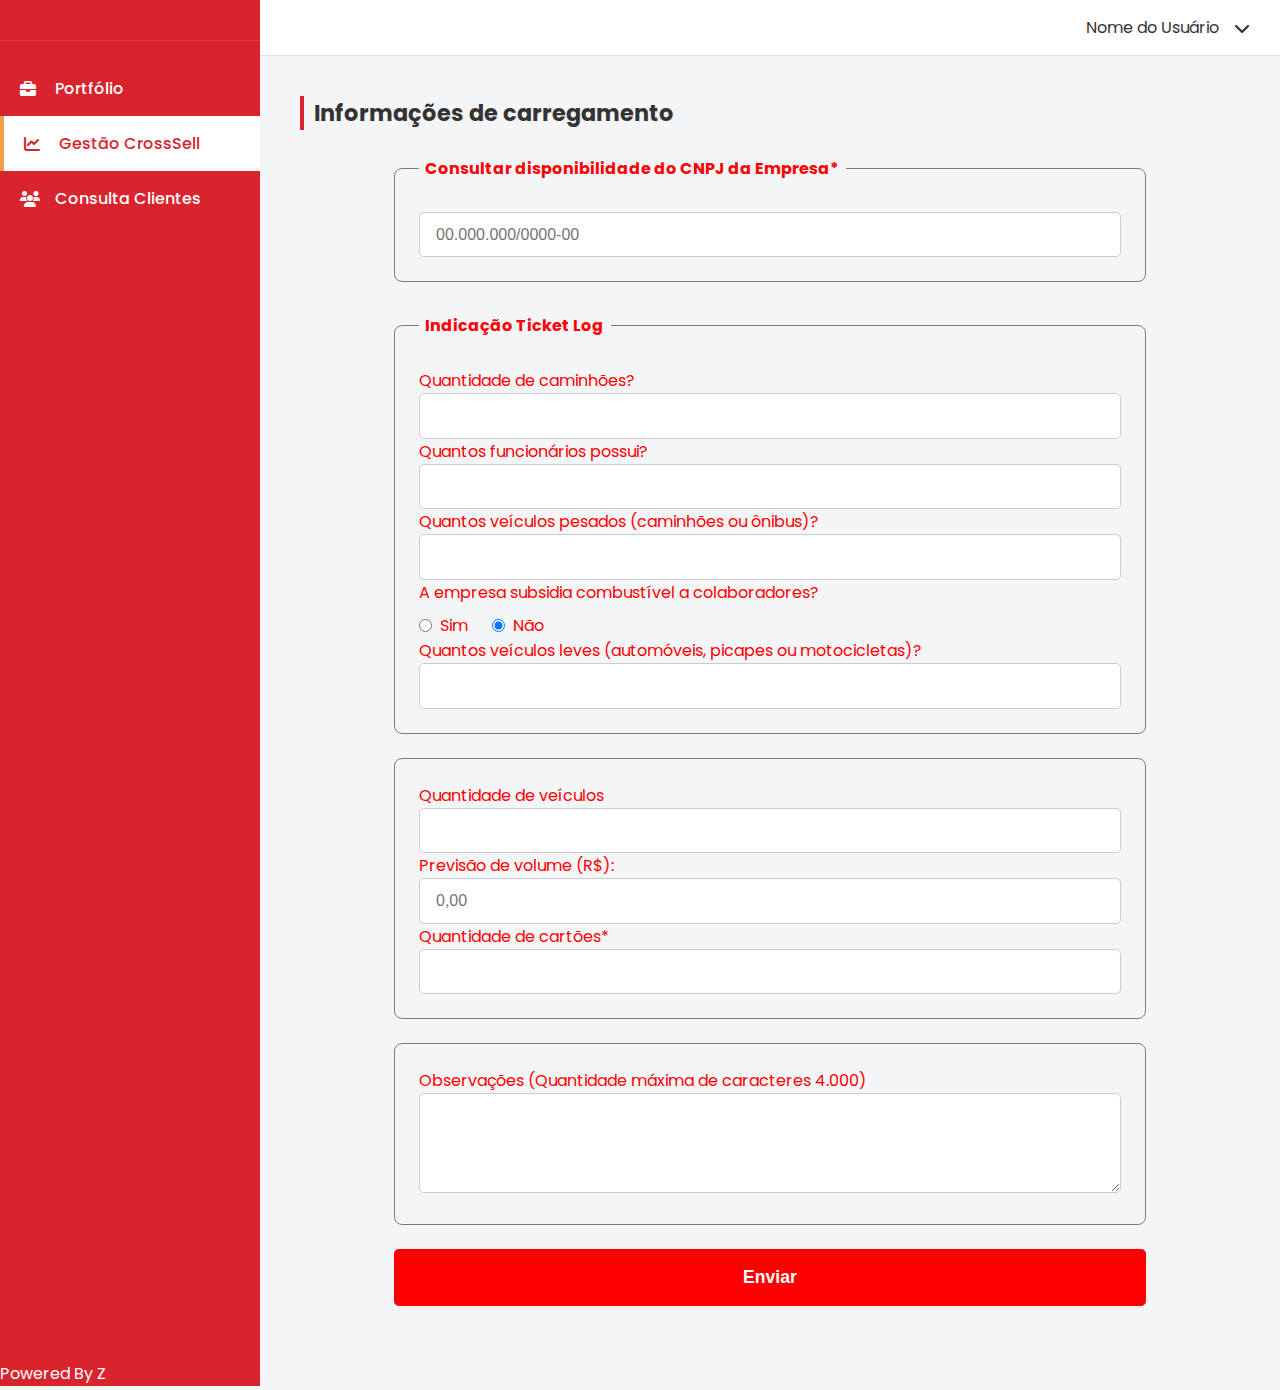
<file: carregamento.html>
<!DOCTYPE html>
<html lang="pt-br">

<head>
    <meta charset="UTF-8">
    <meta name="viewport" content="width=device-width, initial-scale=1.0">
    <title>Indicação</title>

    <!-- External Stylesheets -->
    <link rel="stylesheet" href="Território.css">
    <link rel="stylesheet" href="indicacao.css">

    <!-- Font Awesome Icons -->
    <link rel="stylesheet" href="https://cdnjs.cloudflare.com/ajax/libs/font-awesome/6.5.1/css/all.min.css">
</head>

<body>

    <!-- ===================================== -->
    <!-- ====== 1. MAIN DASHBOARD CONTAINER ====== -->
    <!-- ===================================== -->
    <div class="dashboard-container">
        
        <!-- ===================================== -->
        <!-- ====== 2. SIDEBAR (LEFT MENU) ====== -->
        <!-- ===================================== -->
        <aside class="sidebar">

            <!-- Top section of the sidebar, usually for a logo -->
            <div class="sidebar-top">
                <a href="#" class="sidebar-logo">
                    <!-- Logo could be placed here -->
                </a>
            </div>

            <!-- Sidebar navigation -->
            <nav class="sidebar-nav">
                <ul>
                    <!-- Portfolio link -->
                    <li>
                        <a href="#"><i class="fas fa-briefcase"></i> Portfólio</a>
                    </li>
                    <!-- Active link (highlighted page) -->
                    <li class="active">
                        <a href="#"><i class="fas fa-chart-line"></i> Gestão CrossSell</a>
                    </li>
                    <!-- Client consultation link -->
                    <li>
                        <a href="#"><i class="fas fa-users"></i> Consulta Clientes</a>
                    </li>
                </ul>
            </nav>

            <!-- Small footer text inside the sidebar -->
            <p>Powered By Z</p>
        </aside>

        <!-- ===================================== -->
        <!-- ====== 3. MAIN WRAPPER (CONTENT) ====== -->
        <!-- ===================================== -->
        <div class="main-wrapper">

            <!-- ===================================== -->
            <!-- ====== 3.1 HEADER (TOP BAR) ====== -->
            <!-- ===================================== -->
            <header class="main-header">

                <!-- Left side: menu button (hamburger icon) -->
                <div class="header-left">
                    <i class="fas fa-bars"></i>
                </div>

                <!-- Right side: user profile dropdown -->
                <div class="header-right">
                    <div class="user-profile">
                        <p>Nome do Usuário</p>
                        <i class="fas fa-chevron-down"></i>
                    </div>
                </div>
            </header>

            <!-- ===================================== -->
            <!-- ====== 3.2 MAIN CONTENT AREA ====== -->
            <!-- ===================================== -->
            <main class="main-content">

                <!-- Section for forms -->
                <section class="form-section">
                    <h2>Informações de carregamento</h2>

                    <!-- ===================================== -->
                    <!-- ====== 4. FORM FOR COMPANY DATA ====== -->
                    <!-- ===================================== -->
                    <form class="form" id="carregamento">

                        <!-- ====== Fieldset 1: Company CNPJ ====== -->
                        <fieldset>
                            <legend>Consultar disponibilidade do CNPJ da Empresa*</legend>
                            <div class="form-group">
                                <input type="text" 
                                       name="cnpjEmpresa" 
                                       id="cnpjEmpresa" 
                                       required 
                                       placeholder="00.000.000/0000-00">
                            </div>
                        </fieldset>

                        <!-- ====== Fieldset 2: Ticket Log Indication ====== -->
                        <fieldset>
                            <legend>Indicação Ticket Log</legend>

                            <!-- Number of trucks -->
                            <div class="form-group">
                                <label for="qtdCaminhoes">Quantidade de caminhões?</label>
                                <input type="number" name="qtdCaminhoes" id="qtdCaminhoes">
                            </div>

                            <!-- Number of employees -->
                            <div class="form-group">
                                <label for="qtdFuncionarios">Quantos funcionários possui?</label>
                                <input type="number" name="qtdFuncionarios" id="qtdFuncionarios">
                            </div>

                            <!-- Heavy vehicles -->
                            <div class="form-group">
                                <label for="qtdVeiculosPesados">Quantos veículos pesados (caminhões ou ônibus)?</label>
                                <input type="number" name="qtdVeiculosPesados" id="qtdVeiculosPesados">
                            </div>

                            <!-- Fuel subsidy (radio buttons) -->
                            <div class="form-group">
                                <label>A empresa subsidia combustível a colaboradores?</label>
                                <div class="radio-group">
                                    <label for="subsidiaSim">
                                        <input type="radio" id="subsidiaSim" name="subsidiaCombustivel" value="sim">
                                        Sim
                                    </label>
                                    <label for="subsidiaNao">
                                        <input type="radio" id="subsidiaNao" name="subsidiaCombustivel" value="nao" checked>
                                        Não
                                    </label>
                                </div>
                            </div>

                            <!-- Light vehicles -->
                            <div class="form-group">
                                <label for="qtdVeiculosLeves">Quantos veículos leves (automóveis, picapes ou motocicletas)?</label>
                                <input type="number" name="qtdVeiculosLeves" id="qtdVeiculosLeves">
                            </div>
                        </fieldset>

                        <!-- ====== Fieldset 3: General Vehicle Data ====== -->
                        <fieldset>
                            <!-- Total vehicles -->
                            <div class="form-group">
                                <label for="qtdVeiculosTotal">Quantidade de veículos</label>
                                <input type="number" name="qtdVeiculosTotal" id="qtdVeiculosTotal">
                            </div>

                            <!-- Volume forecast -->
                            <div class="form-group">
                                <label for="previsaoVolume">Previsão de volume (R$):</label>
                                <input type="text" name="previsaoVolume" id="previsaoVolume" placeholder="0,00">
                            </div>

                            <!-- Number of cards -->
                            <div class="form-group">
                                <label for="qtdCartoes">Quantidade de cartões*</label>
                                <input type="number" name="qtdCartoes" id="qtdCartoes" required>
                            </div>
                        </fieldset>

                        <!-- ====== Fieldset 4: Observations ====== -->
                        <fieldset>
                            <div class="form-group">
                                <label for="observacoes">Observações (Quantidade máxima de caracteres 4.000)</label>
                                <textarea name="observacoes" id="observacoes" rows="4" maxlength="4000"></textarea>
                            </div>
                        </fieldset>

                        <!-- Submit button -->
                        <button type="submit">Enviar</button>
                    </form>
                </section>
            </main>
        </div>
    </div>
    <script src="carregamento.js"></script>
</body>
</html>
</file>
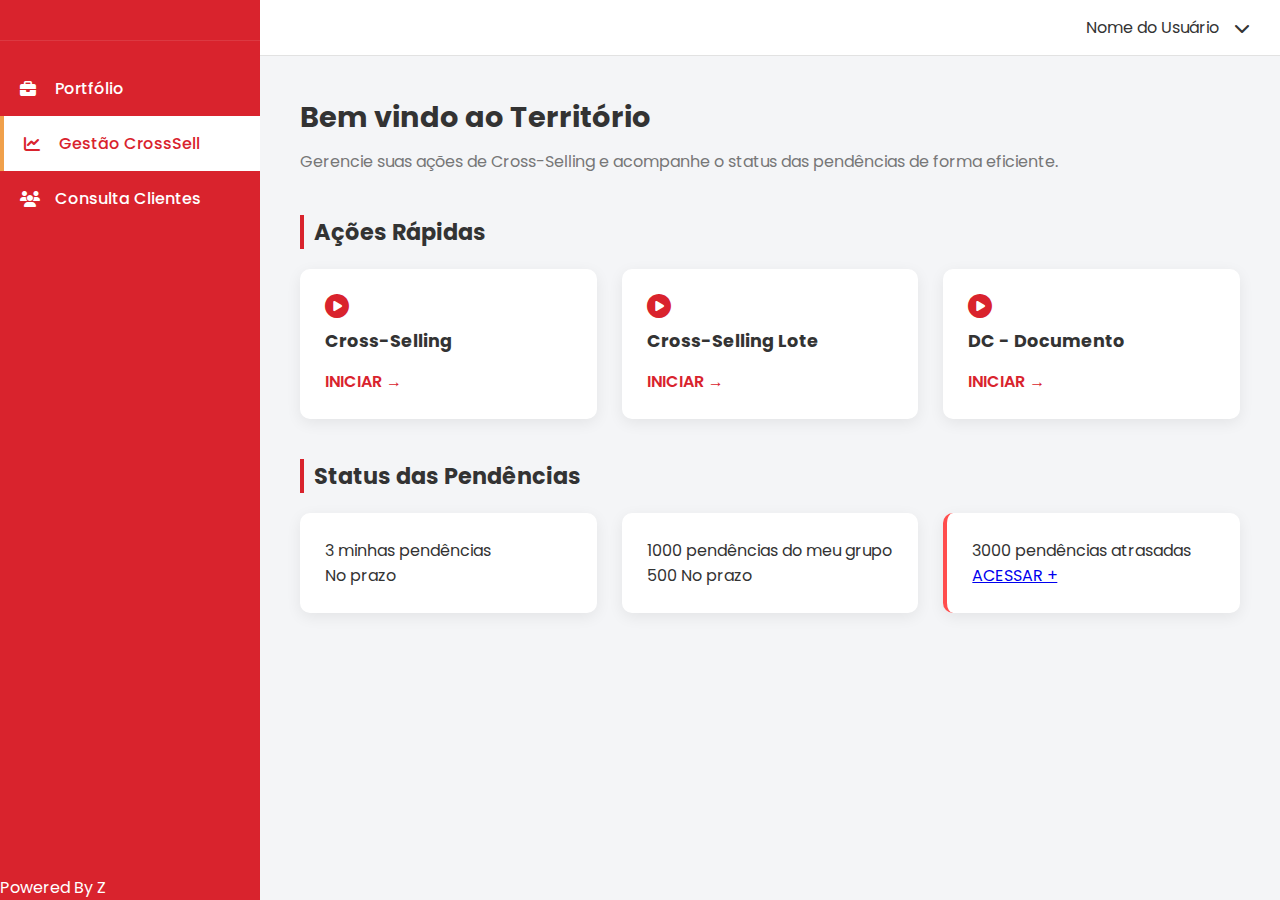
<file: Território.html>
<!DOCTYPE html>
<html lang="pt-br">

<head>
    <meta charset="UTF-8">
    <meta name="viewport" content="width=device-width, initial-scale=1.0">
    <title>Dashboard - Território</title>

    <!-- Link to main CSS file for dashboard styling -->
    <link rel="stylesheet" href="Território.css">

    <!-- Importing Font Awesome library for icons -->
    <link rel="stylesheet" href="https://cdnjs.cloudflare.com/ajax/libs/font-awesome/6.5.1/css/all.min.css">
</head>

<body>

    <!-- ===================================== -->
    <!-- ====== 1. MAIN DASHBOARD WRAPPER ====== -->
    <!-- ===================================== -->
    <div class="dashboard-container">

        <!-- ===================================== -->
        <!-- ====== 2. SIDEBAR (LEFT MENU) ====== -->
        <!-- ===================================== -->
        <aside class="sidebar">
            
            <!-- Sidebar top section (usually contains logo/branding) -->
            <div class="sidebar-top">
                <a href="#" class="sidebar-logo">
                    <!-- Placeholder for the logo image -->
                </a>
            </div>

            <!-- Sidebar navigation with list of main pages -->
            <nav class="sidebar-nav">
                <ul>
                    <!-- Portfolio menu item -->
                    <li>
                        <a href="#"><i class="fas fa-briefcase"></i> Portfólio</a>
                    </li>

                    <!-- Cross-Sell Management menu item (active state) -->
                    <li class="active">
                        <a href="#"><i class="fas fa-chart-line"></i> Gestão CrossSell</a>
                    </li>

                    <!-- Client consultation menu item -->
                    <li>
                        <a href="#"><i class="fas fa-users"></i> Consulta Clientes</a>
                    </li>
                </ul>
            </nav>

            <!-- Sidebar footer note -->
            <p>Powered By Z</p>
        </aside>

        <!-- ===================================== -->
        <!-- ====== 3. MAIN WRAPPER (CONTENT) ====== -->
        <!-- ===================================== -->
        <div class="main-wrapper">

            <!-- =============================== -->
            <!-- ====== 3.1 HEADER (TOPBAR) ====== -->
            <!-- =============================== -->
            <header class="main-header">
                <div class="header-left">
                    <!-- Icon to toggle sidebar (useful for mobile) -->
                    <i class="fas fa-bars"></i>
                </div>
                <div class="header-right">
                    <!-- User profile section with dropdown option -->
                    <div class="user-profile">
                        <p>Nome do Usuário</p>
                        <i class="fas fa-chevron-down"></i>
                    </div>
                </div>
            </header>

            <!-- ================================ -->
            <!-- ====== 3.2 MAIN CONTENT AREA ====== -->
            <!-- ================================ -->
            <main class="main-content">

                <!-- ====== Welcome Section ====== -->
                <section class="welcome-section">
                    <h1>Bem vindo ao Território</h1>
                    <p>Gerencie suas ações de Cross-Selling e acompanhe o status das pendências de forma eficiente.</p>
                </section>

                <!-- ====== Quick Actions Section ====== -->
                <section class="actions-section">
                    <h2>Ações Rápidas</h2>
                    <div class="actions-grid">

                        <!-- Card for individual Cross-Selling action -->
                        <div class="action-card">
                            <i class="fas fa-play-circle"></i>
                            <h3>Cross-Selling</h3>
                            <a href="indicacao.html">INICIAR &rarr;</a>
                        </div>

                        <!-- Card for batch Cross-Selling -->
                        <div class="action-card">
                            <i class="fas fa-play-circle"></i>
                            <h3>Cross-Selling Lote</h3>
                            <a href="#">INICIAR &rarr;</a>
                        </div>

                        <!-- Card for Document Control (DC) -->
                        <div class="action-card">
                            <i class="fas fa-play-circle"></i>
                            <h3>DC - Documento</h3>
                            <a href="#">INICIAR &rarr;</a>
                        </div>
                    </div>
                </section>

                <!-- ====== Pending Status Section ====== -->
                <section class="status-section">
                    <h2>Status das Pendências</h2>
                    <div class="status-grid">

                        <!-- User's pending tasks -->
                        <div class="status-card">
                            <p>3 minhas pendências</p>
                            <span>No prazo</span>
                        </div>

                        <!-- Group pending tasks -->
                        <div class="status-card">
                            <p>1000 pendências do meu grupo</p>
                            <span>500 No prazo</span>
                        </div>

                        <!-- Overdue tasks (highlighted as urgent) -->
                        <div class="status-card urgent">
                            <p>3000 pendências atrasadas</p>
                            <a href="#">ACESSAR +</a>
                        </div>
                    </div>
                </section>

            </main>
        </div>
    </div>

</body>
</html>
</file>
<file: Território.css>
/* ===================================== */
/* ========== 1. GLOBAL STYLES & VARIABLES ========== */
/* ===================================== */

@import url('https://fonts.googleapis.com/css2?family=Poppins:wght@400;500;600;700&display=swap');

/* Color palette and global variables */
:root {
    --cor-principal: #D9232D;             /* Primary brand color (red) */
    --cor-principal-hover: #b81c25;       /* Darker red for hover states */
    --cor-fundo: #f4f5f7;                 /* Light background color */
    --cor-borda: #e2e2e2;                 /* Border color */
    --cor-texto-principal: #333333;       /* Main text color */
    --cor-texto-secundario: #777777;      /* Secondary text color */
    --cor-branco: #FFFFFF;                /* White */
    --sombra-card: 0 4px 15px rgba(0, 0, 0, 0.07); /* Shadow for cards */
}

/* Reset spacing and set border-box for consistent sizing */
* {
    margin: 0;
    padding: 0;
    box-sizing: border-box;
}

/* General body styles */
body {
    font-family: 'Poppins', sans-serif;
    background-color: var(--cor-fundo);
    color: var(--cor-texto-principal);
}

/* ===================================== */
/* ========== 2. MAIN LAYOUT ========== */
/* ===================================== */

/* Container for the dashboard layout */
.dashboard-container {
    display: flex;
    min-height: 100vh; /* Full viewport height */
}

/* Sidebar on the left */
.sidebar {
    width: 260px;
    background-color: var(--cor-principal);
    color: var(--cor-branco);
    display: flex;
    flex-direction: column;
    flex-shrink: 0; /* Prevents shrinking when resizing */
}

/* Wrapper for the main content on the right */
.main-wrapper {
    flex-grow: 1; /* Expands to occupy all remaining space */
    display: flex;
    flex-direction: column;
}

/* ===================================== */
/* ========== 3. SIDEBAR MENU ========== */
/* ===================================== */

/* Top area of the sidebar (usually logo or brand) */
.sidebar-top {
    padding: 20px;
    border-bottom: 1px solid rgba(255, 255, 255, 0.1);
}

/* Navigation section inside the sidebar */
.sidebar-nav {
    flex-grow: 1; /* Takes up all available vertical space */
}

.sidebar-nav ul {
    list-style: none;
    padding-top: 20px;
}

/* Sidebar links */
.sidebar-nav a {
    display: flex;
    align-items: center;
    gap: 15px; /* Space between icon and text */
    padding: 15px 20px;
    color: var(--cor-branco);
    text-decoration: none;
    font-weight: 500;
    transition: background-color 0.2s ease;
}

.sidebar-nav a:hover {
    background-color: var(--cor-principal-hover);
}

/* Active state for the selected menu item */
.sidebar-nav li.active a {
    background-color: var(--cor-branco);
    color: var(--cor-principal);
    border-left: 4px solid #f0a04b; /* Accent detail for active item */
}

/* Sidebar icons size */
.sidebar-nav i {
    width: 20px; /* Ensures icons align consistently */
}

/* Footer of the sidebar */
.sidebar-footer {
    padding: 20px;
    text-align: center;
    font-size: 0.8rem;
    border-top: 1px solid rgba(255, 255, 255, 0.1);
}

.sidebar-footer a {
    color: var(--cor-branco);
    font-weight: bold;
}

/* ===================================== */
/* ========== 4. HEADER STYLES ========== */
/* ===================================== */

/* Main header above the content */
.main-header {
    display: flex;
    justify-content: space-between;
    align-items: center;
    padding: 15px 30px;
    background-color: var(--cor-branco);
    border-bottom: 1px solid var(--cor-borda);
    flex-shrink: 0;
}

/* Sidebar toggle icon (hamburger), hidden on large screens */
.header-left .fa-bars {
    font-size: 1.2rem;
    cursor: pointer;
    display: none;
}

/* User profile section (avatar + username) */
.user-profile {
    display: flex;
    align-items: center;
    gap: 15px;
    cursor: pointer;
}

/* User avatar */
.user-profile img {
    width: 40px;
    height: 40px;
    border-radius: 50%;  /* Makes it circular */
    object-fit: cover;   /* Ensures image fits nicely */
}

/* ===================================== */
/* ========== 5. MAIN CONTENT AREA ========== */
/* ===================================== */

/* Central area where dynamic content will appear */
.main-content {
    padding: 40px;
    overflow-y: auto; /* Allows scrolling if content overflows */
}

/* General section spacing */
section {
    margin-bottom: 40px;
}

/* Titles */
h1 {
    font-size: 1.8rem;
    margin-bottom: 10px;
}

h2 {
    font-size: 1.4rem;
    margin-bottom: 20px;
    border-left: 4px solid var(--cor-principal);
    padding-left: 10px;
}

/* Paragraph styling for intro/welcome text */
.welcome-section p {
    color: var(--cor-texto-secundario);
    line-height: 1.6;
}

/* ===================================== */
/* ========== 6. GRID CARDS (ACTIONS & STATUS) ========== */
/* ===================================== */

/* Responsive grid for cards */
.actions-grid, 
.status-grid {
    display: grid;
    grid-template-columns: repeat(auto-fit, minmax(250px, 1fr)); /* Flexible columns */
    gap: 25px;
}

/* Generic card styles */
.action-card, 
.status-card {
    background-color: var(--cor-branco);
    padding: 25px;
    border-radius: 10px;
    box-shadow: var(--sombra-card);
    transition: transform 0.2s ease, box-shadow 0.2s ease;
}

/* Hover effect for action cards */
.action-card:hover {
    transform: translateY(-5px);
    box-shadow: 0 8px 20px rgba(0, 0, 0, 0.1);
}

/* Play icon inside action cards */
.action-card .fa-play-circle {
    color: var(--cor-principal);
    font-size: 1.5rem;
    margin-bottom: 10px;
}

/* Titles inside action cards */
.action-card h3 {
    font-size: 1.1rem;
    margin-bottom: 15px;
}

/* Links inside action cards */
.action-card a {
    color: var(--cor-principal);
    text-decoration: none;
    font-weight: 600;
}

/* Urgent status card with a red accent */
.status-card.urgent {
    border-left: 4px solid #ff4d4d;
}
</file>
<file: indicacao.css>
/* ===================================== */
/* ========== FORM SECTION ==============*/
/* ===================================== */

.form-section {
    display: flex;
    flex-direction: column; /* Stack content vertically */
    align-items: center; /* Center horizontally */
    justify-content: center; /* Center vertically */
}

.form-section h2 {
    align-self: flex-start; /* Title aligns to the left, overriding parent center */
}


/* ===================================== */
/* ========== FORM CONTAINER ============*/
/* ===================================== */

.form {
    display: flex;
    flex-direction: column; /* Arrange inputs in a vertical column */
    gap: 1.5rem; /* Space between inputs */
    width: 80%; /* Form width relative to container */
}

.form fieldset {
    border: 1px solid rgb(124, 124, 124); /* Light border for grouping */
    padding: 1.5rem; /* Inner spacing */
    border-radius: 0.5rem; /* Rounded corners */
}

.form legend {
    color: red; /* Highlighted title */
    font-weight: bold;
    padding: 0.4rem; /* Slight padding for better readability */
}

.form-group label {
    color: red; /* Red labels for consistency with brand color */
}


/* ===================================== */
/* ====== INPUTS & FOCUS STYLES =========*/
/* ===================================== */

.form-group input,
.form-group select,
.form-group textarea {
    width: 100%; /* Full width of parent */
    background-color: #ffffff; /* White background */
    border: 1px solid #ccc; /* Default border */
    border-radius: 0.3rem; /* Slight rounded corners */
    padding: 0.8rem 1rem; /* Inner spacing */
    font-size: 1rem; /* Consistent text size */
    transition: border-color 0.2s ease, box-shadow 0.2s ease; /* Smooth transition */
}

/* Input focus styles */
.form-group input:focus,
.form-group select:focus,
.form-group textarea:focus {
    outline: none; /* Remove browser’s default outline */
    border-color: #D9232D; /* Brand red border */
    box-shadow: 0 0 0 3px rgba(217, 35, 45, 0.2); /* Soft red glow */
}


/* ===================================== */
/* ========== SMALL BUTTONS =============*/
/* ===================================== */

.form-group button {
    margin-top: 1rem;
    width: 20%; /* Small button width */
    background-color: red;
    color: white;
    padding: 0.5rem 0.8rem;
    border-radius: 0.3rem;
    cursor: pointer;
    border: 2px solid red; /* Solid border */
    transition: all 200ms; /* Smooth hover effect */
}

.form-group button:hover {
    background-color: #9b0d0f; /* Darker red on hover */
    border-color: #9b0d0f;
    transform: scale(1.05); /* Slight growth effect */
}

.form-group button:focus {
    outline: none;
    border-color: #9b0d0f;
    box-shadow: 0 0 0 3px rgba(217, 35, 45, 0.2); /* Focus glow */
}


/* ===================================== */
/* ====== CHECKBOX & RADIO GROUPS =======*/
/* ===================================== */

.checkbox-group {
    display: flex;
    align-items: center;
    gap: 0.8rem; /* Space between checkbox and label */
    margin-bottom: 0.5rem;
}

.radio-group {
    display: flex;
    flex-direction: row; /* Horizontal layout */
    align-items: center;
    gap: 1.5rem;
    padding-top: 0.5rem;
}

.radio-group label {
    display: flex;
    align-items: center; /* Align radio with text */
    cursor: pointer; /* Makes labels clickable */
}

.radio-group input[type="radio"] {
    margin-right: 0.5rem; /* Space between radio and text */
}


/* ===================================== */
/* ========== SUBMIT BUTTON =============*/
/* ===================================== */

.form button[type="submit"] {
    background-color: red;
    color: white;
    width: 100%; /* Full width button */
    padding: 1rem 0px; /* Vertical spacing */
    border-radius: 0.3rem;
    cursor: pointer;
    border: 2px solid red;
    transition: all 200ms;
    font-size: 1.1rem; /* Larger font */
    font-weight: bold; /* Emphasis */
}

.form button[type="submit"]:hover {
    background-color: #9b0d0f;
    border-color: #9b0d0f;
    transform: scale(1.05); /* Hover growth */
}

.form button[type="submit"]:focus {
    outline: none;
    border-color: #9b0d0f;
    box-shadow: 0 0 0 3px rgba(217, 35, 45, 0.2);
}


/* ===================================== */
/* ========== FORM LAYOUT ===============*/
/* ===================================== */

.form-row {
    display: flex;
    gap: 1.5rem; /* Space between columns */
    width: 100%;
}

.form-row .form-group {
    flex: 1; /* Each group takes equal space */
}

.form p {
    font-weight: 500; /* Semi-bold text inside forms */
}
</file>
